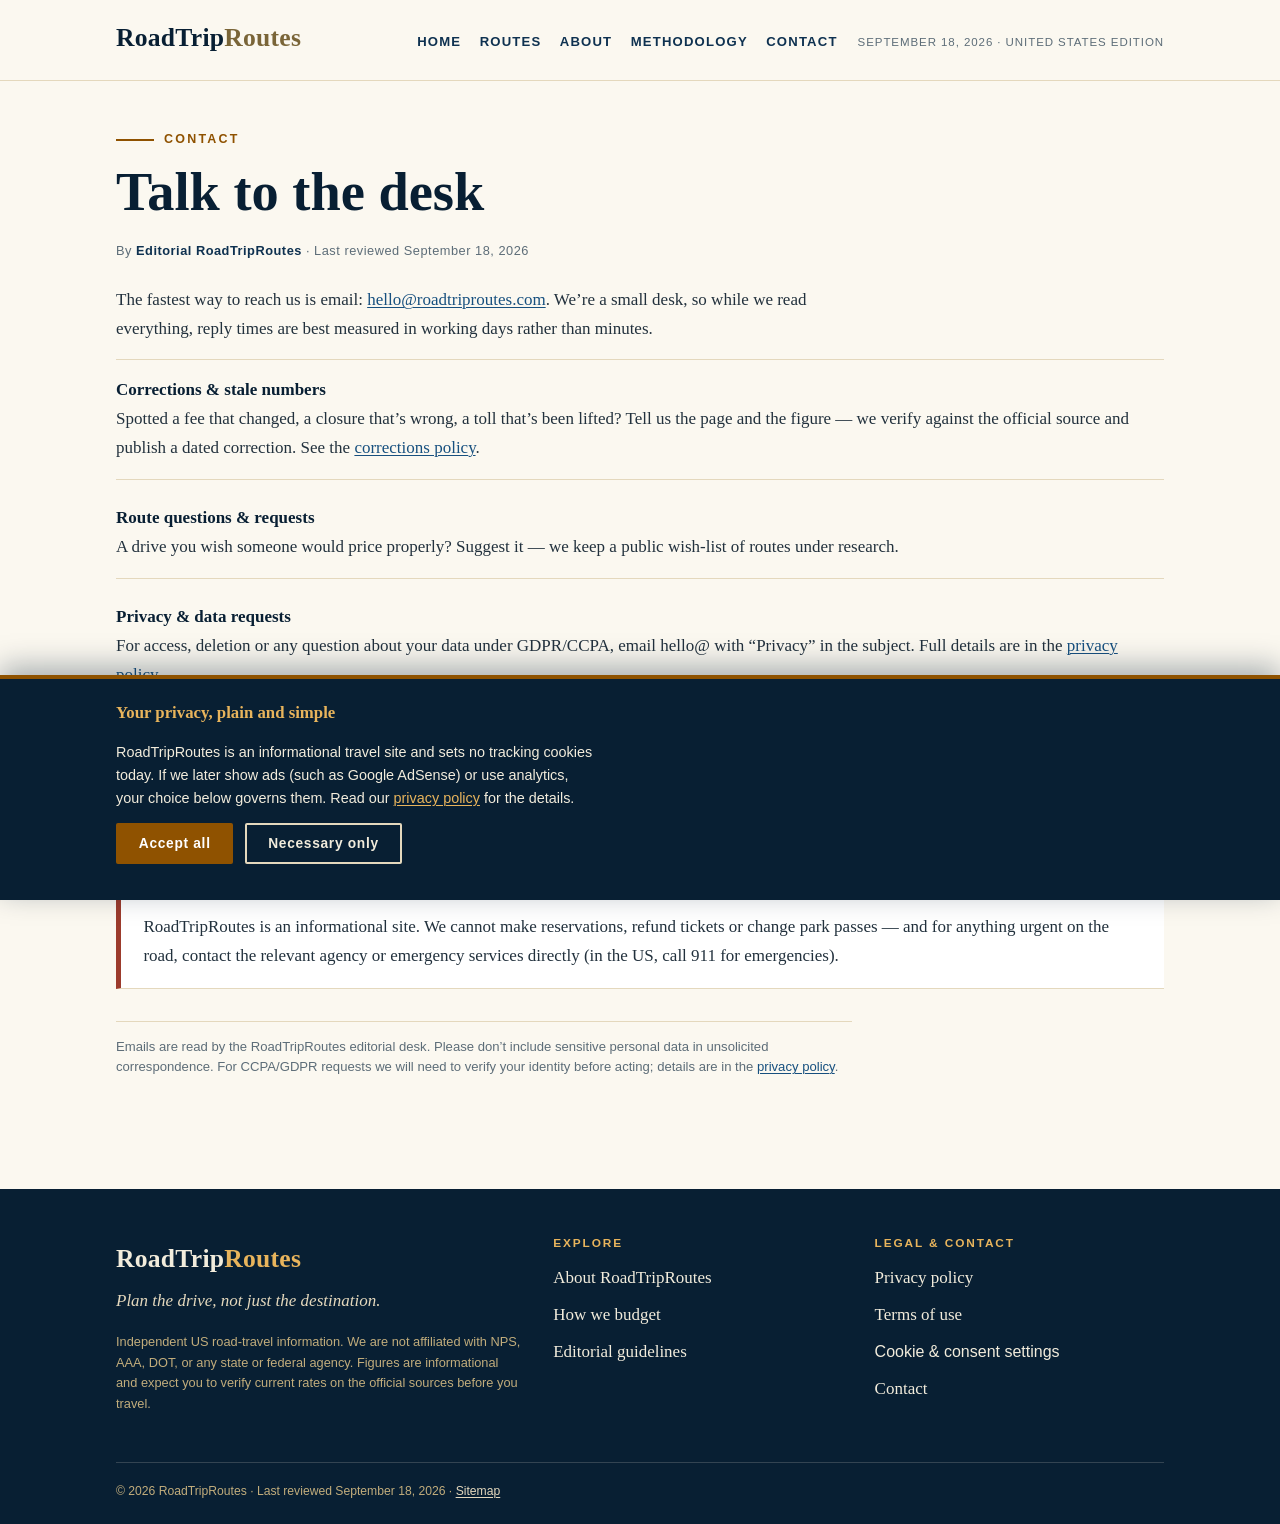
<file: contacto/index.html>
<!DOCTYPE html>
<html lang="en">
<head>
  <meta charset="UTF-8">
  <meta name="viewport" content="width=device-width, initial-scale=1">
  <title>Contact RoadTripRoutes</title>
  <meta name="description" content="Get in touch with the RoadTripRoutes editorial desk: corrections, route questions, media and privacy requests. hello@roadtriproutes.com.">
  <link rel="canonical" href="https://sergio17ss.github.io/roadtriproutes/contacto/">

  <meta property="og:type" content="website">
  <meta property="og:site_name" content="RoadTripRoutes">
  <meta property="og:title" content="Contact RoadTripRoutes">
  <meta property="og:description" content="Corrections, route questions, media and privacy requests — hello@roadtriproutes.com.">
  <meta property="og:url" content="https://sergio17ss.github.io/roadtriproutes/contacto/">
  <meta property="og:image" content="https://images.unsplash.com/photo-1488646953014-85cb44e25828?auto=format&fit=crop&w=1200&q=70">
  <meta property="og:image:alt" content="A straight desert highway under a wide open sky">

  <meta name="twitter:card" content="summary_large_image">
  <meta name="twitter:title" content="Contact RoadTripRoutes">
  <meta name="twitter:description" content="Corrections, route questions, media and privacy requests — hello@roadtriproutes.com.">
  <meta name="twitter:image" content="https://images.unsplash.com/photo-1488646953014-85cb44e25828?auto=format&fit=crop&w=1200&q=70">

  <meta name="theme-color" content="#0e3150">
  <link rel="stylesheet" href="../css/style.css">

  <script type="application/ld+json">
  {
    "@context": "https://schema.org",
    "@type": "BreadcrumbList",
    "itemListElement": [
      { "@type": "ListItem", "position": 1, "name": "RoadTripRoutes", "item": "https://sergio17ss.github.io/roadtriproutes/" },
      { "@type": "ListItem", "position": 2, "name": "Contact", "item": "https://sergio17ss.github.io/roadtriproutes/contacto/" }
    ]
  }
  </script>
</head>
<body>
  <a class="skip-link" href="#main">Skip to main content</a>

  <header class="masthead" id="top">
    <div class="masthead__inner wrap">
      <p class="sitebrand"><a href="/">RoadTrip<span>Routes</span></a></p>
      <nav class="nav" aria-label="Primary">
        <ul class="nav__list">
          <li><a href="/">Home</a></li>
          <li><a href="/#routes">Routes</a></li>
          <li><a href="/about/">About</a></li>
          <li><a href="/metodologia/">Methodology</a></li>
          <li><a href="/contacto/" aria-current="page">Contact</a></li>
        </ul>
      </nav>
      <p class="masthead__date">September 18, 2026 &middot; United States Edition</p>
    </div>
  </header>

  <main id="main">
    <article class="article">
      <div class="wrap article__body">
        <p class="kicker">Contact</p>
        <h1>Talk to the desk</h1>
        <p class="byline">By <strong>Editorial RoadTripRoutes</strong> &middot; Last reviewed September 18, 2026</p>

        <p>The fastest way to reach us is email: <a href="mailto:hello@roadtriproutes.com">hello@roadtriproutes.com</a>. We&#8217;re a small desk, so while we read everything, reply times are best measured in working days rather than minutes.</p>

        <ul class="contact-list">
          <li>
            <strong>Corrections &amp; stale numbers</strong>
            Spotted a fee that changed, a closure that&#8217;s wrong, a toll that&#8217;s been lifted? Tell us the page and the figure &mdash; we verify against the official source and publish a dated correction. See the <a href="/editorial-guidelines/">corrections policy</a>.
          </li>
          <li>
            <strong>Route questions &amp; requests</strong>
            A drive you wish someone would price properly? Suggest it &mdash; we keep a public wish-list of routes under research.
          </li>
          <li>
            <strong>Privacy &amp; data requests</strong>
            For access, deletion or any question about your data under GDPR/CCPA, email hello@ with &#8220;Privacy&#8221; in the subject. Full details are in the <a href="/privacidad/">privacy policy</a>.
          </li>
          <li>
            <strong>Media &amp; partnerships</strong>
            Interviews, republishing requests and advertising inquiries &mdash; the same address works. We keep advertising strictly separated from editorial; see <a href="/editorial-guidelines/">editorial guidelines</a>.
          </li>
        </ul>

        <aside class="notice notice--warn" aria-labelledby="noticeLabel">
          <p class="notice__label" id="noticeLabel">Not a booking or emergency service</p>
          <p>RoadTripRoutes is an informational site. We cannot make reservations, refund tickets or change park passes &mdash; and for anything urgent on the road, contact the relevant agency or emergency services directly (in the US, call 911 for emergencies).</p>
        </aside>

        <p class="disclaimer">Emails are read by the RoadTripRoutes editorial desk. Please don&#8217;t include sensitive personal data in unsolicited correspondence. For CCPA/GDPR requests we will need to verify your identity before acting; details are in the <a href="/privacidad/">privacy policy</a>.</p>
      </div>
    </article>
  </main>

  <footer class="sitefoot">
    <div class="wrap sitefoot__inner">
      <div class="sitefoot__col">
        <p class="sitebrand sitebrand--foot">RoadTrip<span>Routes</span></p>
        <p class="sitefoot__tag">Plan the drive, not just the destination.</p>
        <p class="sitefoot__fine">Independent US road-travel information. We are not affiliated with NPS, AAA, DOT, or any state or federal agency. Figures are informational and expect you to verify current rates on the official sources before you travel.</p>
      </div>
      <nav class="sitefoot__col" aria-label="Footer — Explore">
        <h2 class="sitefoot__h">Explore</h2>
        <ul>
          <li><a href="/about/">About RoadTripRoutes</a></li>
          <li><a href="/metodologia/">How we budget</a></li>
          <li><a href="/editorial-guidelines/">Editorial guidelines</a></li>
        </ul>
      </nav>
      <nav class="sitefoot__col" aria-label="Footer — Legal">
        <h2 class="sitefoot__h">Legal &amp; contact</h2>
        <ul>
          <li><a href="/privacidad/">Privacy policy</a></li>
          <li><a href="/terminos/">Terms of use</a></li>
          <li><button type="button" id="consent-settings" class="linklike">Cookie &amp; consent settings</button></li>
          <li><a href="/contacto/">Contact</a></li>
        </ul>
      </nav>
      <p class="sitefoot__bottom">&copy; 2026 RoadTripRoutes &middot; Last reviewed September 18, 2026 &middot; <a href="/sitemap.xml">Sitemap</a></p>
    </div>
  </footer>

  <script src="../js/main.js"></script>
</body>
</html>
</file>
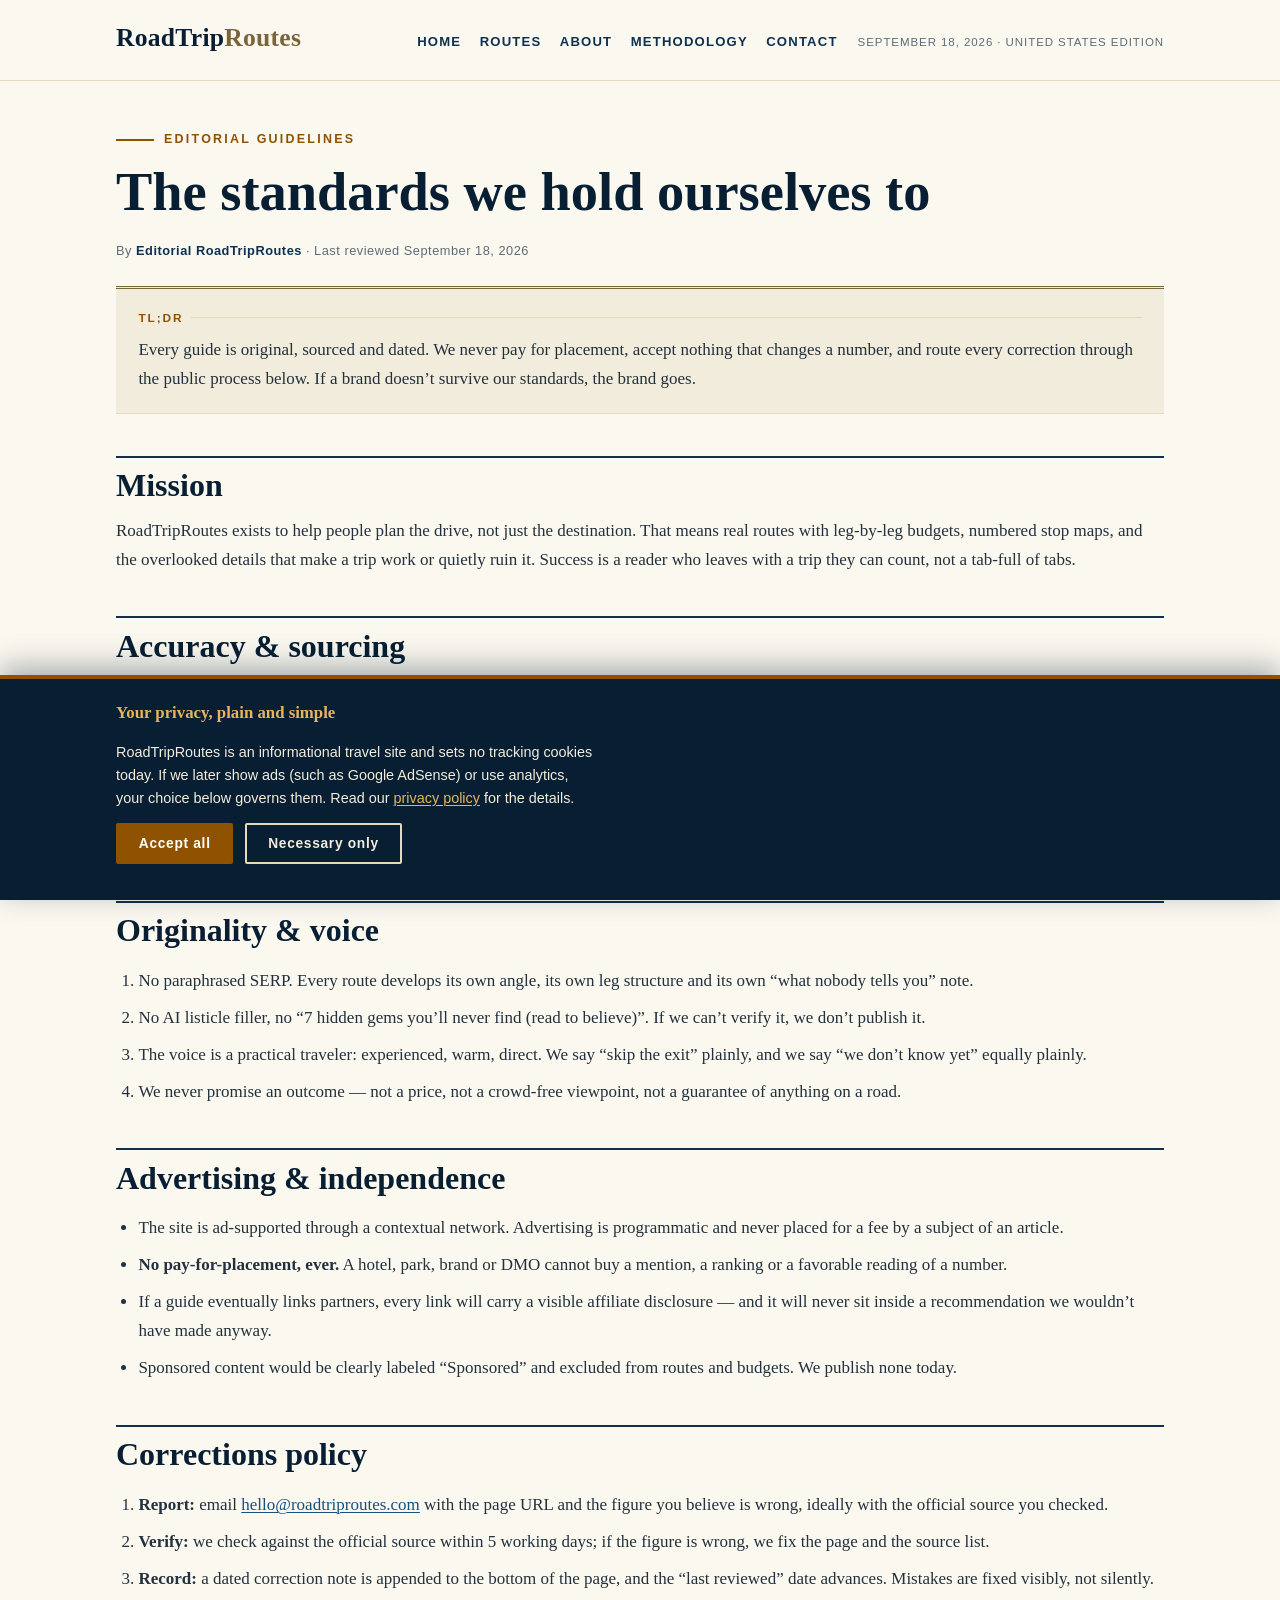
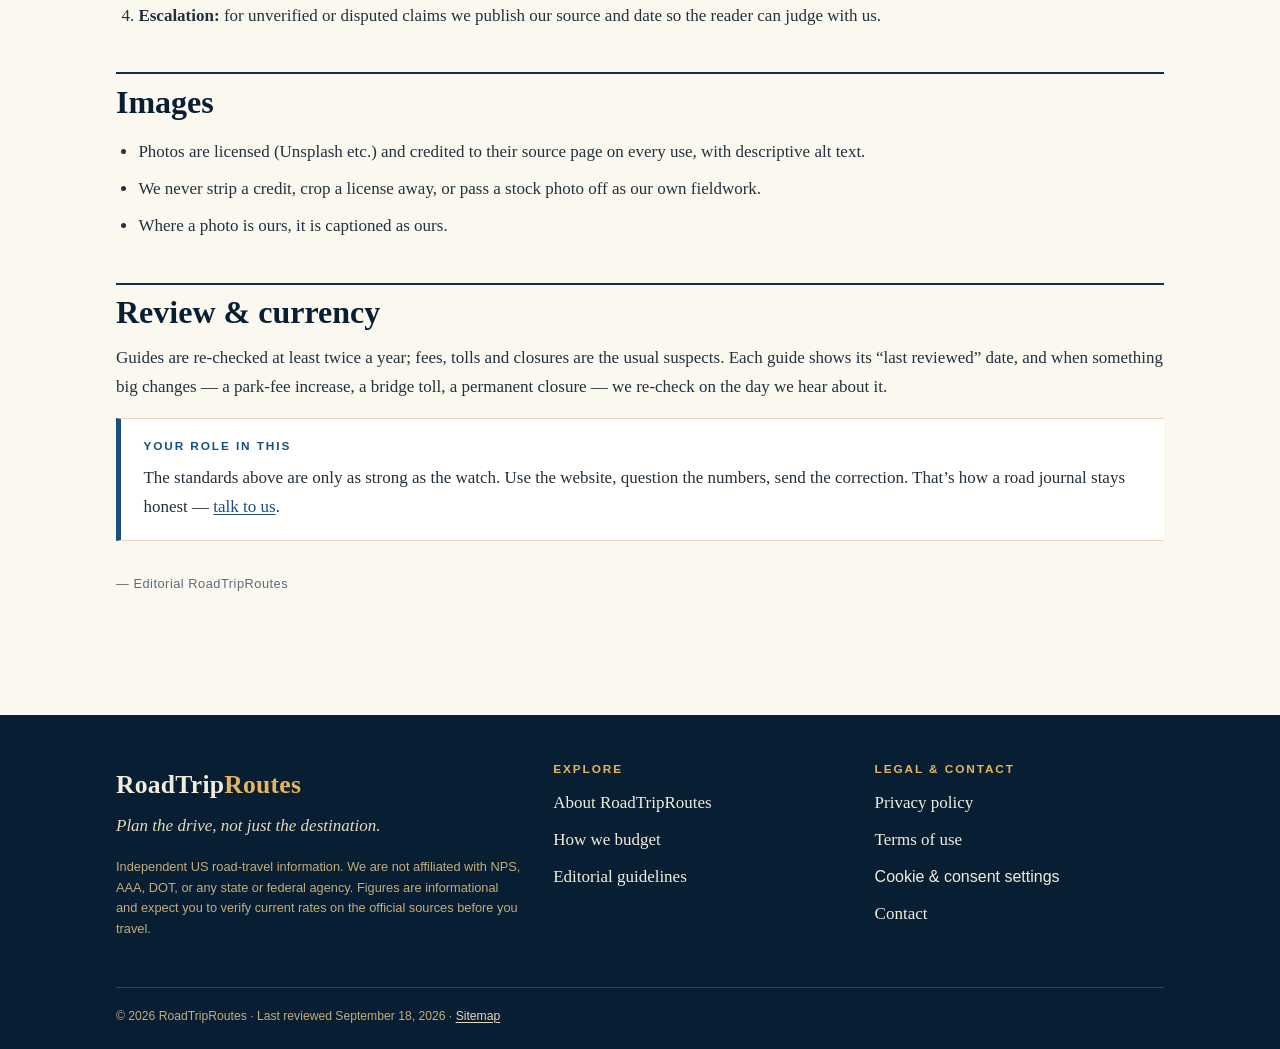
<file: editorial-guidelines/index.html>
<!DOCTYPE html>
<html lang="en">
<head>
  <meta charset="UTF-8">
  <meta name="viewport" content="width=device-width, initial-scale=1">
  <title>Editorial Guidelines &amp; Corrections — RoadTripRoutes</title>
  <meta name="description" content="The standards RoadTripRoutes holds itself to: sourced and dated figures, original angles on every route, a public corrections policy, and advertising kept strictly separate from editorial.">
  <link rel="canonical" href="https://sergio17ss.github.io/roadtriproutes/editorial-guidelines/">

  <meta property="og:type" content="website">
  <meta property="og:site_name" content="RoadTripRoutes">
  <meta property="og:title" content="Editorial Guidelines &amp; Corrections — RoadTripRoutes">
  <meta property="og:description" content="The standards we hold ourselves to: sourced figures, original angles, public corrections, and advertising kept separate from editorial.">
  <meta property="og:url" content="https://sergio17ss.github.io/roadtriproutes/editorial-guidelines/">

  <meta name="twitter:card" content="summary">
  <meta name="twitter:title" content="Editorial Guidelines &amp; Corrections — RoadTripRoutes">
  <meta name="twitter:description" content="The standards we hold ourselves to: sourced figures, original angles, public corrections, and advertising kept separate from editorial.">

  <meta name="theme-color" content="#0e3150">
  <link rel="stylesheet" href="../css/style.css">

  <script type="application/ld+json">
  {
    "@context": "https://schema.org",
    "@type": "BreadcrumbList",
    "itemListElement": [
      { "@type": "ListItem", "position": 1, "name": "RoadTripRoutes", "item": "https://sergio17ss.github.io/roadtriproutes/" },
      { "@type": "ListItem", "position": 2, "name": "Editorial guidelines", "item": "https://sergio17ss.github.io/roadtriproutes/editorial-guidelines/" }
    ]
  }
  </script>
</head>
<body>
  <a class="skip-link" href="#main">Skip to main content</a>

  <header class="masthead" id="top">
    <div class="masthead__inner wrap">
      <p class="sitebrand"><a href="/">RoadTrip<span>Routes</span></a></p>
      <nav class="nav" aria-label="Primary">
        <ul class="nav__list">
          <li><a href="/">Home</a></li>
          <li><a href="/#routes">Routes</a></li>
          <li><a href="/about/">About</a></li>
          <li><a href="/metodologia/">Methodology</a></li>
          <li><a href="/contacto/">Contact</a></li>
        </ul>
      </nav>
      <p class="masthead__date">September 18, 2026 &middot; United States Edition</p>
    </div>
  </header>

  <main id="main">
    <article class="article">
      <div class="wrap article__body">
        <p class="kicker">Editorial guidelines</p>
        <h1>The standards we hold ourselves to</h1>
        <p class="byline">By <strong>Editorial RoadTripRoutes</strong> &middot; Last reviewed September 18, 2026</p>

        <aside class="tl-dr" aria-label="TL;DR — editorial guidelines">
          <p class="tl-dr__label">TL;DR</p>
          <p>Every guide is original, sourced and dated. We never pay for placement, accept nothing that changes a number, and route every correction through the public process below. If a brand doesn&#8217;t survive our standards, the brand goes.</p>
        </aside>

        <div class="chapter">
          <h2>Mission</h2>
          <p>RoadTripRoutes exists to help people plan the drive, not just the destination. That means real routes with leg-by-leg budgets, numbered stop maps, and the overlooked details that make a trip work or quietly ruin it. Success is a reader who leaves with a trip they can count, not a tab-full of tabs.</p>
        </div>

        <div class="chapter">
          <h2>Accuracy &amp; sourcing</h2>
          <ol>
            <li>Official or primary sources first: <strong>AAA, NPS, state DOTs, toll authorities, USDOT/FHWA</strong>. If it&#8217;s a number, it gets a source and a date.</li>
            <li>Everything is dated. A figure without an &#8220;as of&#8221; date is an estimate and is labeled as one.</li>
            <li>Ranges, not false precision. We say $140&ndash;$240, not $197.33.</li>
            <li>When we disagree with an official figure, we say why &mdash; but we check the official figure first, always.</li>
            <li>The full math is public in the <a href="/metodologia/">methodology</a>.</li>
          </ol>
        </div>

        <div class="chapter">
          <h2>Originality &amp; voice</h2>
          <ol>
            <li>No paraphrased SERP. Every route develops its own angle, its own leg structure and its own &#8220;what nobody tells you&#8221; note.</li>
            <li>No AI listicle filler, no &#8220;7 hidden gems you&#8217;ll never find (read to believe)&#8221;. If we can&#8217;t verify it, we don&#8217;t publish it.</li>
            <li>The voice is a practical traveler: experienced, warm, direct. We say &#8220;skip the exit&#8221; plainly, and we say &#8220;we don&#8217;t know yet&#8221; equally plainly.</li>
            <li>We never promise an outcome &mdash; not a price, not a crowd-free viewpoint, not a guarantee of anything on a road.</li>
          </ol>
        </div>

        <div class="chapter">
          <h2>Advertising &amp; independence</h2>
          <ul>
            <li>The site is ad-supported through a contextual network. Advertising is programmatic and never placed for a fee by a subject of an article.</li>
            <li><strong>No pay-for-placement, ever.</strong> A hotel, park, brand or DMO cannot buy a mention, a ranking or a favorable reading of a number.</li>
            <li>If a guide eventually links partners, every link will carry a visible affiliate disclosure &mdash; and it will never sit inside a recommendation we wouldn&#8217;t have made anyway.</li>
            <li>Sponsored content would be clearly labeled &#8220;Sponsored&#8221; and excluded from routes and budgets. We publish none today.</li>
          </ul>
        </div>

        <div class="chapter">
          <h2>Corrections policy</h2>
          <ol>
            <li><strong>Report:</strong> email <a href="mailto:hello@roadtriproutes.com">hello@roadtriproutes.com</a> with the page URL and the figure you believe is wrong, ideally with the official source you checked.</li>
            <li><strong>Verify:</strong> we check against the official source within 5 working days; if the figure is wrong, we fix the page and the source list.</li>
            <li><strong>Record:</strong> a dated correction note is appended to the bottom of the page, and the &#8220;last reviewed&#8221; date advances. Mistakes are fixed visibly, not silently.</li>
            <li><strong>Escalation:</strong> for unverified or disputed claims we publish our source and date so the reader can judge with us.</li>
          </ol>
        </div>

        <div class="chapter">
          <h2>Images</h2>
          <ul>
            <li>Photos are licensed (Unsplash etc.) and credited to their source page on every use, with descriptive alt text.</li>
            <li>We never strip a credit, crop a license away, or pass a stock photo off as our own fieldwork.</li>
            <li>Where a photo is ours, it is captioned as ours.</li>
          </ul>
        </div>

        <div class="chapter">
          <h2>Review &amp; currency</h2>
          <p>Guides are re-checked at least twice a year; fees, tolls and closures are the usual suspects. Each guide shows its &#8220;last reviewed&#8221; date, and when something big changes &mdash; a park-fee increase, a bridge toll, a permanent closure &mdash; we re-check on the day we hear about it.</p>
        </div>

        <aside class="notice" aria-labelledby="noticeLabel">
          <p class="notice__label" id="noticeLabel">Your role in this</p>
          <p>The standards above are only as strong as the watch. Use the website, question the numbers, send the correction. That&#8217;s how a road journal stays honest &mdash; <a href="/contacto/">talk to us</a>.</p>
        </aside>

        <p class="byline">&mdash; Editorial RoadTripRoutes</p>
      </div>
    </article>
  </main>

  <footer class="sitefoot">
    <div class="wrap sitefoot__inner">
      <div class="sitefoot__col">
        <p class="sitebrand sitebrand--foot">RoadTrip<span>Routes</span></p>
        <p class="sitefoot__tag">Plan the drive, not just the destination.</p>
        <p class="sitefoot__fine">Independent US road-travel information. We are not affiliated with NPS, AAA, DOT, or any state or federal agency. Figures are informational and expect you to verify current rates on the official sources before you travel.</p>
      </div>
      <nav class="sitefoot__col" aria-label="Footer — Explore">
        <h2 class="sitefoot__h">Explore</h2>
        <ul>
          <li><a href="/about/">About RoadTripRoutes</a></li>
          <li><a href="/metodologia/">How we budget</a></li>
          <li><a href="/editorial-guidelines/">Editorial guidelines</a></li>
        </ul>
      </nav>
      <nav class="sitefoot__col" aria-label="Footer — Legal">
        <h2 class="sitefoot__h">Legal &amp; contact</h2>
        <ul>
          <li><a href="/privacidad/">Privacy policy</a></li>
          <li><a href="/terminos/">Terms of use</a></li>
          <li><button type="button" id="consent-settings" class="linklike">Cookie &amp; consent settings</button></li>
          <li><a href="/contacto/">Contact</a></li>
        </ul>
      </nav>
      <p class="sitefoot__bottom">&copy; 2026 RoadTripRoutes &middot; Last reviewed September 18, 2026 &middot; <a href="/sitemap.xml">Sitemap</a></p>
    </div>
  </footer>

  <script src="../js/main.js"></script>
</body>
</html>
</file>
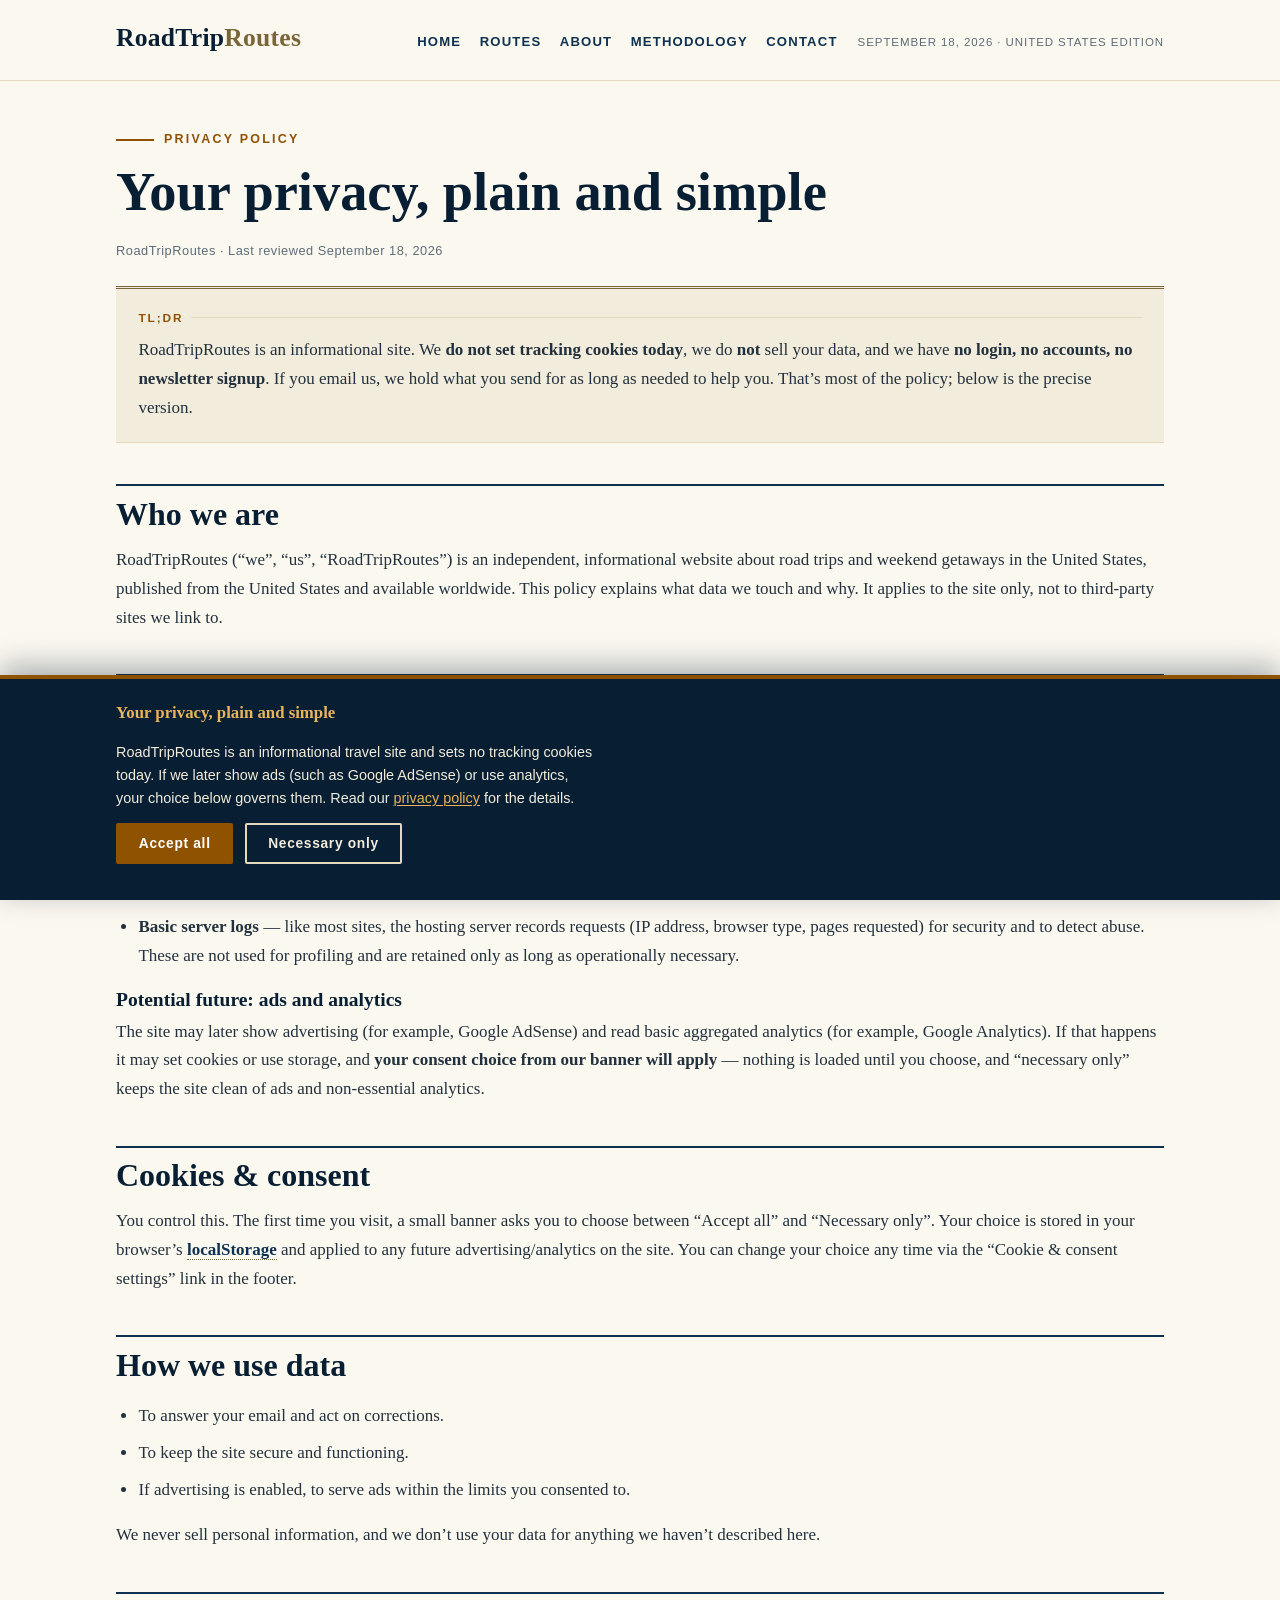
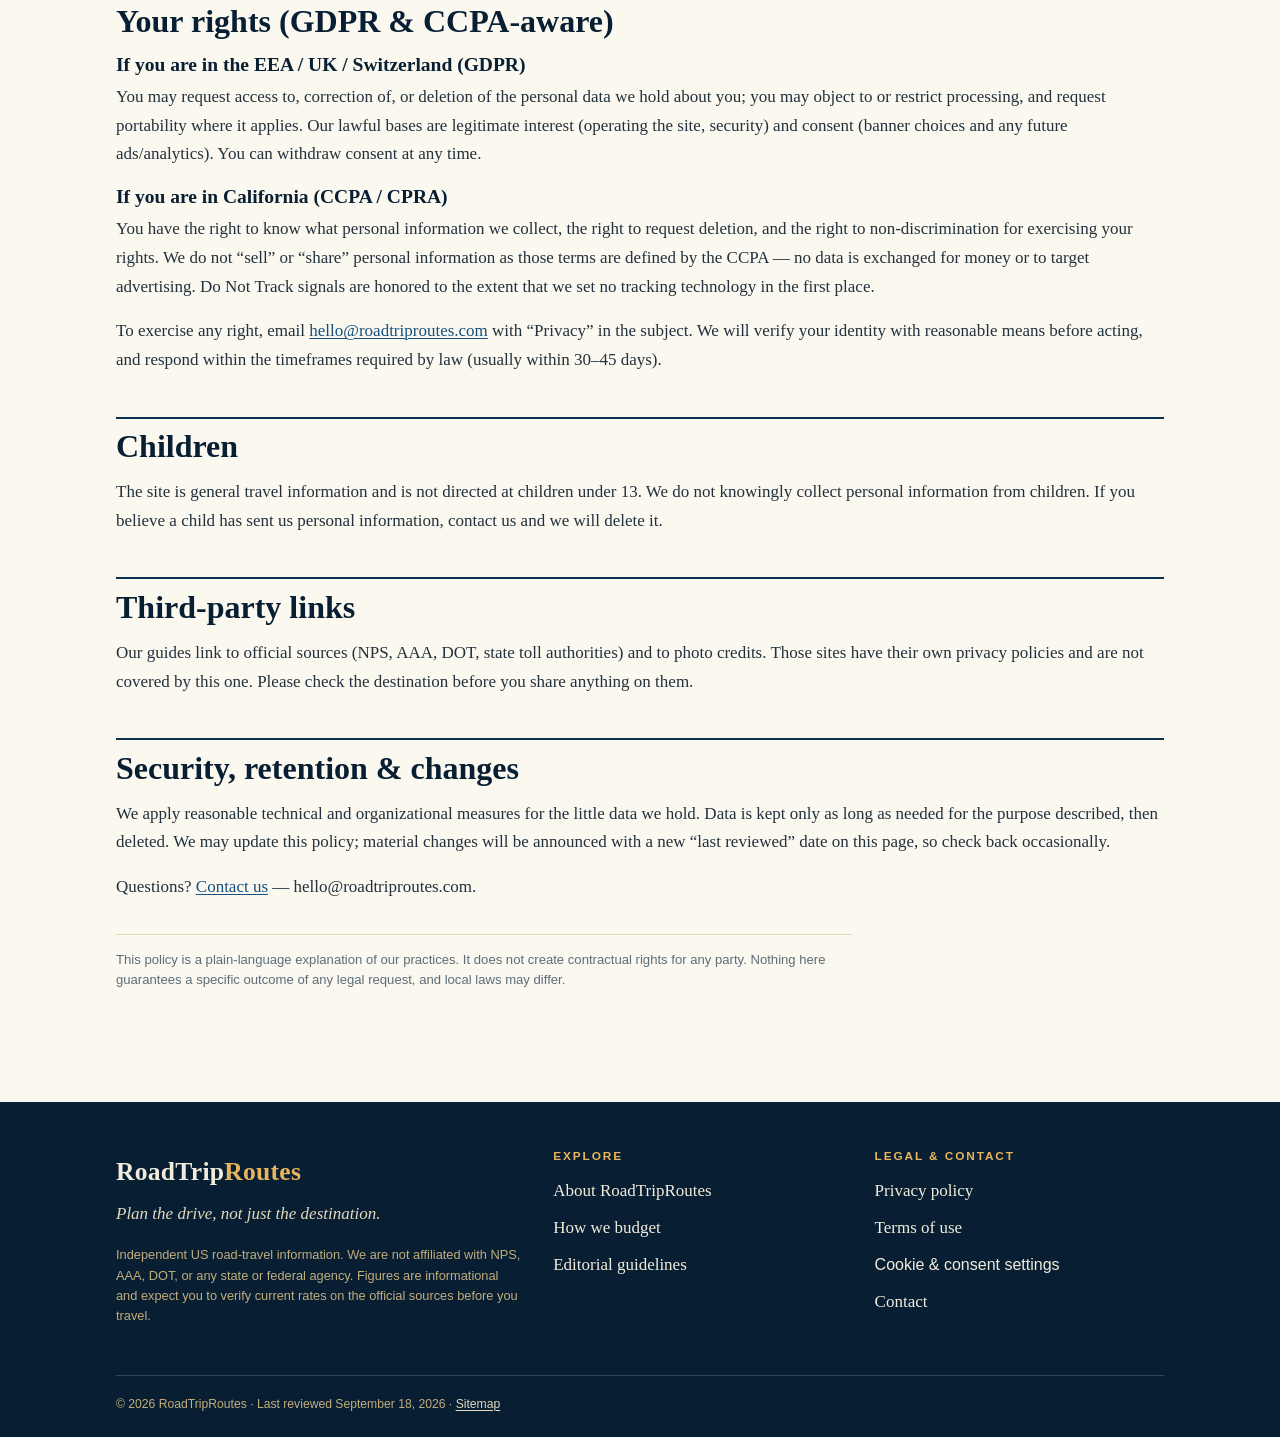
<file: privacidad/index.html>
<!DOCTYPE html>
<html lang="en">
<head>
  <meta charset="UTF-8">
  <meta name="viewport" content="width=device-width, initial-scale=1">
  <title>Privacy Policy — RoadTripRoutes</title>
  <meta name="description" content="RoadTripRoutes privacy policy: what we collect, what we don't, cookie consent, and your rights under GDPR and CCPA. We set no tracking cookies today.">
  <link rel="canonical" href="https://sergio17ss.github.io/roadtriproutes/privacidad/">

  <meta property="og:type" content="website">
  <meta property="og:site_name" content="RoadTripRoutes">
  <meta property="og:title" content="Privacy Policy — RoadTripRoutes">
  <meta property="og:description" content="What we collect, what we don't, cookie consent, and your rights under GDPR and CCPA.">
  <meta property="og:url" content="https://sergio17ss.github.io/roadtriproutes/privacidad/">

  <meta name="twitter:card" content="summary">
  <meta name="twitter:title" content="Privacy Policy — RoadTripRoutes">
  <meta name="twitter:description" content="What we collect, what we don't, cookie consent, and your rights under GDPR and CCPA.">

  <meta name="theme-color" content="#0e3150">
  <link rel="stylesheet" href="../css/style.css">

  <script type="application/ld+json">
  {
    "@context": "https://schema.org",
    "@type": "BreadcrumbList",
    "itemListElement": [
      { "@type": "ListItem", "position": 1, "name": "RoadTripRoutes", "item": "https://sergio17ss.github.io/roadtriproutes/" },
      { "@type": "ListItem", "position": 2, "name": "Privacy policy", "item": "https://sergio17ss.github.io/roadtriproutes/privacidad/" }
    ]
  }
  </script>
</head>
<body>
  <a class="skip-link" href="#main">Skip to main content</a>

  <header class="masthead" id="top">
    <div class="masthead__inner wrap">
      <p class="sitebrand"><a href="/">RoadTrip<span>Routes</span></a></p>
      <nav class="nav" aria-label="Primary">
        <ul class="nav__list">
          <li><a href="/">Home</a></li>
          <li><a href="/#routes">Routes</a></li>
          <li><a href="/about/">About</a></li>
          <li><a href="/metodologia/">Methodology</a></li>
          <li><a href="/contacto/">Contact</a></li>
        </ul>
      </nav>
      <p class="masthead__date">September 18, 2026 &middot; United States Edition</p>
    </div>
  </header>

  <main id="main">
    <article class="article">
      <div class="wrap article__body">
        <p class="kicker">Privacy policy</p>
        <h1>Your privacy, plain and simple</h1>
        <p class="byline">RoadTripRoutes &middot; Last reviewed September 18, 2026</p>

        <aside class="tl-dr" aria-label="TL;DR — privacy">
          <p class="tl-dr__label">TL;DR</p>
          <p>RoadTripRoutes is an informational site. We <strong>do not set tracking cookies today</strong>, we do <strong>not</strong> sell your data, and we have <strong>no login, no accounts, no newsletter signup</strong>. If you email us, we hold what you send for as long as needed to help you. That&#8217;s most of the policy; below is the precise version.</p>
        </aside>

        <div class="chapter">
          <h2>Who we are</h2>
          <p>RoadTripRoutes (&#8220;we&#8221;, &#8220;us&#8221;, &#8220;RoadTripRoutes&#8221;) is an independent, informational website about road trips and weekend getaways in the United States, published from the United States and available worldwide. This policy explains what data we touch and why. It applies to the site only, not to third-party sites we link to.</p>
        </div>

        <div class="chapter">
          <h2>What we collect</h2>
          <h3>Today: almost nothing</h3>
          <p>The site runs no accounts, no comment system, no newsletter and no contact forms that store submissions server-side. The data we touch is limited to:</p>
          <ul>
            <li><strong>Email correspondence</strong> &mdash; if you write to <a href="mailto:hello@roadtriproutes.com">hello@roadtriproutes.com</a>, we hold your message and address as long as needed to respond and to keep a reasonable record of a correction; typically up to two years.</li>
            <li><strong>Consent choice</strong> &mdash; your banner choice is saved in your own browser&rsquo;s localStorage (see &#8220;Cookies &amp; consent&#8221;). It never reaches our servers.</li>
            <li><strong>Basic server logs</strong> &mdash; like most sites, the hosting server records requests (IP address, browser type, pages requested) for security and to detect abuse. These are not used for profiling and are retained only as long as operationally necessary.</li>
          </ul>
          <h3>Potential future: ads and analytics</h3>
          <p>The site may later show advertising (for example, Google AdSense) and read basic aggregated analytics (for example, Google Analytics). If that happens it may set cookies or use storage, and <strong>your consent choice from our banner will apply</strong> &mdash; nothing is loaded until you choose, and &#8220;necessary only&#8221; keeps the site clean of ads and non-essential analytics.</p>
        </div>

        <div class="chapter">
          <h2>Cookies &amp; consent</h2>
          <p>You control this. The first time you visit, a small banner asks you to choose between &#8220;Accept all&#8221; and &#8220;Necessary only&#8221;. Your choice is stored in your browser&rsquo;s <dfn title="Browser storage that does not send data to servers, here used only to remember your banner choice.">localStorage</dfn> and applied to any future advertising/analytics on the site. You can change your choice any time via the &#8220;Cookie &amp; consent settings&#8221; link in the footer.</p>
        </div>

        <div class="chapter">
          <h2>How we use data</h2>
          <ul>
            <li>To answer your email and act on corrections.</li>
            <li>To keep the site secure and functioning.</li>
            <li>If advertising is enabled, to serve ads within the limits you consented to.</li>
          </ul>
          <p>We never sell personal information, and we don&#8217;t use your data for anything we haven&#8217;t described here.</p>
        </div>

        <div class="chapter">
          <h2>Your rights (GDPR &amp; CCPA-aware)</h2>
          <h3>If you are in the EEA / UK / Switzerland (GDPR)</h3>
          <p>You may request access to, correction of, or deletion of the personal data we hold about you; you may object to or restrict processing, and request portability where it applies. Our lawful bases are legitimate interest (operating the site, security) and consent (banner choices and any future ads/analytics). You can withdraw consent at any time.</p>
          <h3>If you are in California (CCPA / CPRA)</h3>
          <p>You have the right to know what personal information we collect, the right to request deletion, and the right to non-discrimination for exercising your rights. We do not &#8220;sell&#8221; or &#8220;share&#8221; personal information as those terms are defined by the CCPA &mdash; no data is exchanged for money or to target advertising. Do Not Track signals are honored to the extent that we set no tracking technology in the first place.</p>
          <p>To exercise any right, email <a href="mailto:hello@roadtriproutes.com">hello@roadtriproutes.com</a> with &#8220;Privacy&#8221; in the subject. We will verify your identity with reasonable means before acting, and respond within the timeframes required by law (usually within 30&ndash;45 days).</p>
        </div>

        <div class="chapter">
          <h2>Children</h2>
          <p>The site is general travel information and is not directed at children under 13. We do not knowingly collect personal information from children. If you believe a child has sent us personal information, contact us and we will delete it.</p>
        </div>

        <div class="chapter">
          <h2>Third-party links</h2>
          <p>Our guides link to official sources (NPS, AAA, DOT, state toll authorities) and to photo credits. Those sites have their own privacy policies and are not covered by this one. Please check the destination before you share anything on them.</p>
        </div>

        <div class="chapter">
          <h2>Security, retention &amp; changes</h2>
          <p>We apply reasonable technical and organizational measures for the little data we hold. Data is kept only as long as needed for the purpose described, then deleted. We may update this policy; material changes will be announced with a new &#8220;last reviewed&#8221; date on this page, so check back occasionally.</p>
          <p>Questions? <a href="/contacto/">Contact us</a> &mdash; hello@roadtriproutes.com.</p>
        </div>

        <p class="disclaimer">This policy is a plain-language explanation of our practices. It does not create contractual rights for any party. Nothing here guarantees a specific outcome of any legal request, and local laws may differ.</p>
      </div>
    </article>
  </main>

  <footer class="sitefoot">
    <div class="wrap sitefoot__inner">
      <div class="sitefoot__col">
        <p class="sitebrand sitebrand--foot">RoadTrip<span>Routes</span></p>
        <p class="sitefoot__tag">Plan the drive, not just the destination.</p>
        <p class="sitefoot__fine">Independent US road-travel information. We are not affiliated with NPS, AAA, DOT, or any state or federal agency. Figures are informational and expect you to verify current rates on the official sources before you travel.</p>
      </div>
      <nav class="sitefoot__col" aria-label="Footer — Explore">
        <h2 class="sitefoot__h">Explore</h2>
        <ul>
          <li><a href="/about/">About RoadTripRoutes</a></li>
          <li><a href="/metodologia/">How we budget</a></li>
          <li><a href="/editorial-guidelines/">Editorial guidelines</a></li>
        </ul>
      </nav>
      <nav class="sitefoot__col" aria-label="Footer — Legal">
        <h2 class="sitefoot__h">Legal &amp; contact</h2>
        <ul>
          <li><a href="/privacidad/">Privacy policy</a></li>
          <li><a href="/terminos/">Terms of use</a></li>
          <li><button type="button" id="consent-settings" class="linklike">Cookie &amp; consent settings</button></li>
          <li><a href="/contacto/">Contact</a></li>
        </ul>
      </nav>
      <p class="sitefoot__bottom">&copy; 2026 RoadTripRoutes &middot; Last reviewed September 18, 2026 &middot; <a href="/sitemap.xml">Sitemap</a></p>
    </div>
  </footer>

  <script src="../js/main.js"></script>
</body>
</html>
</file>
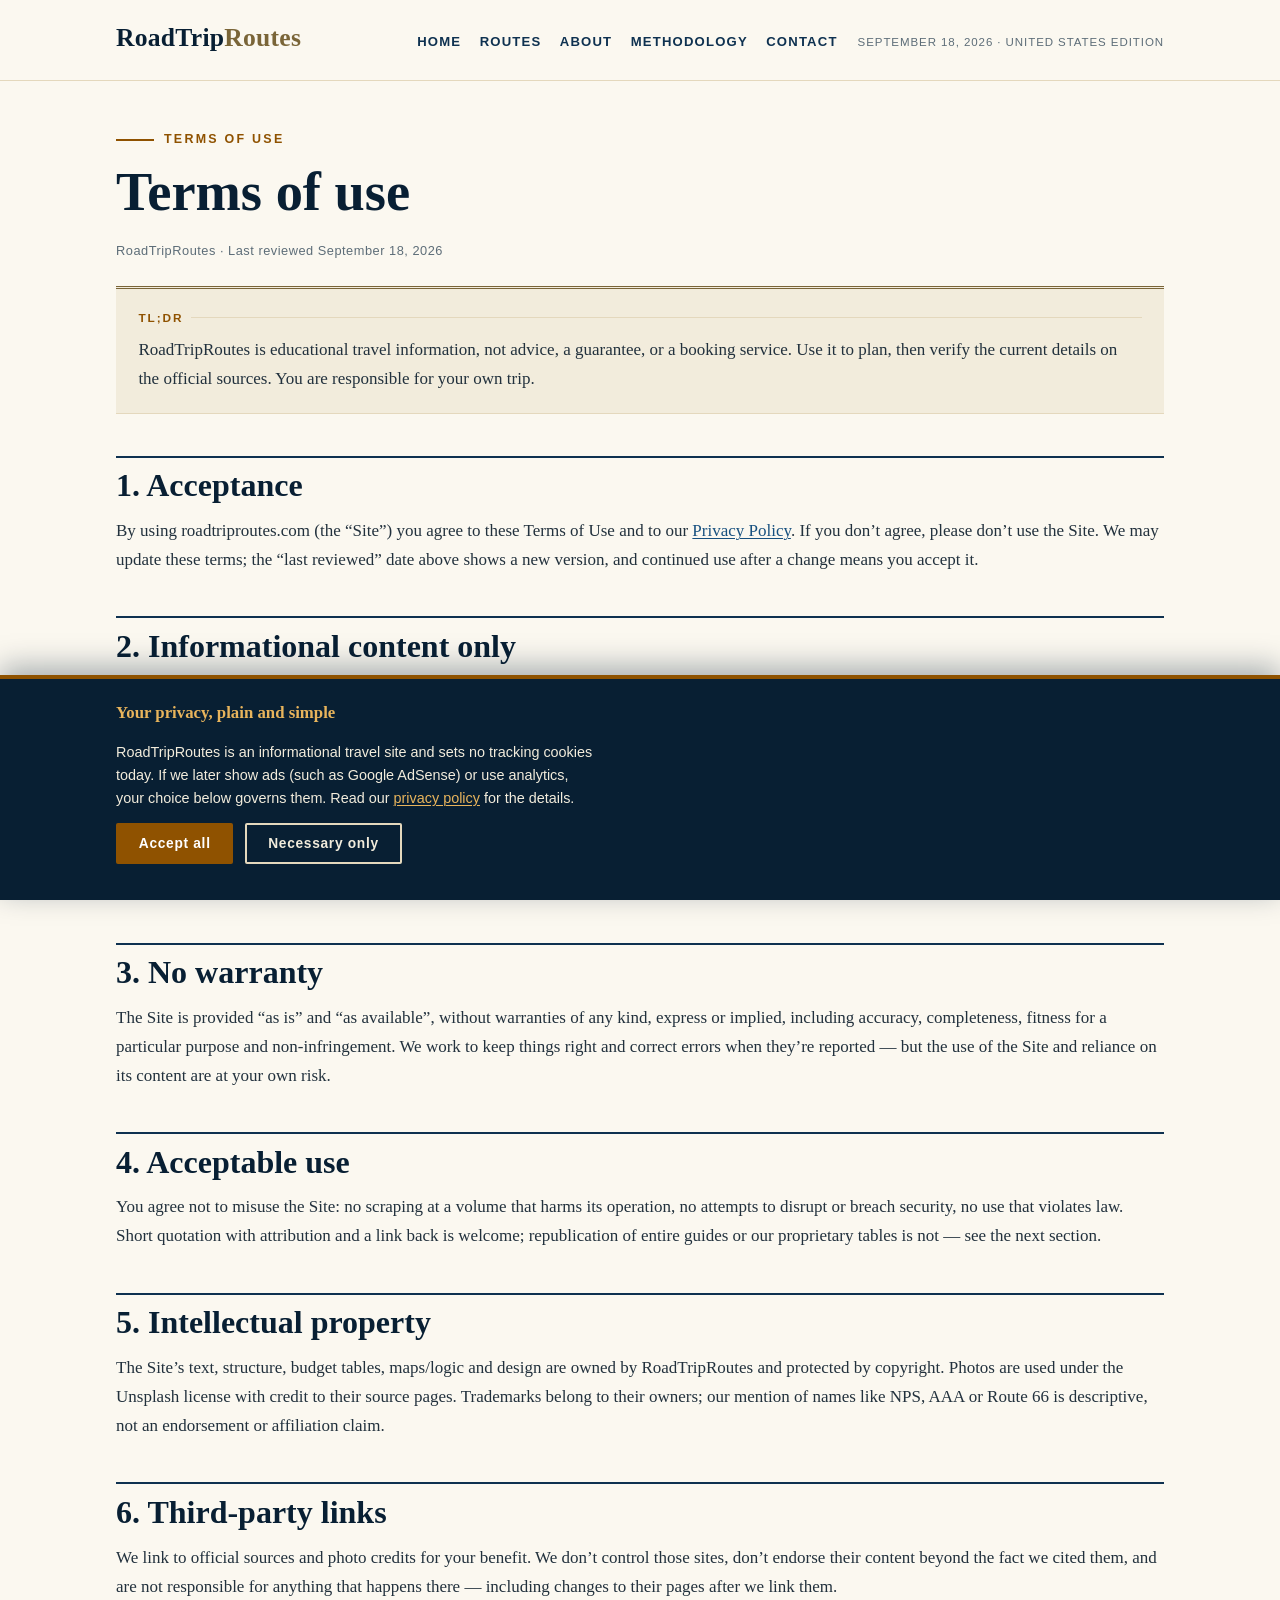
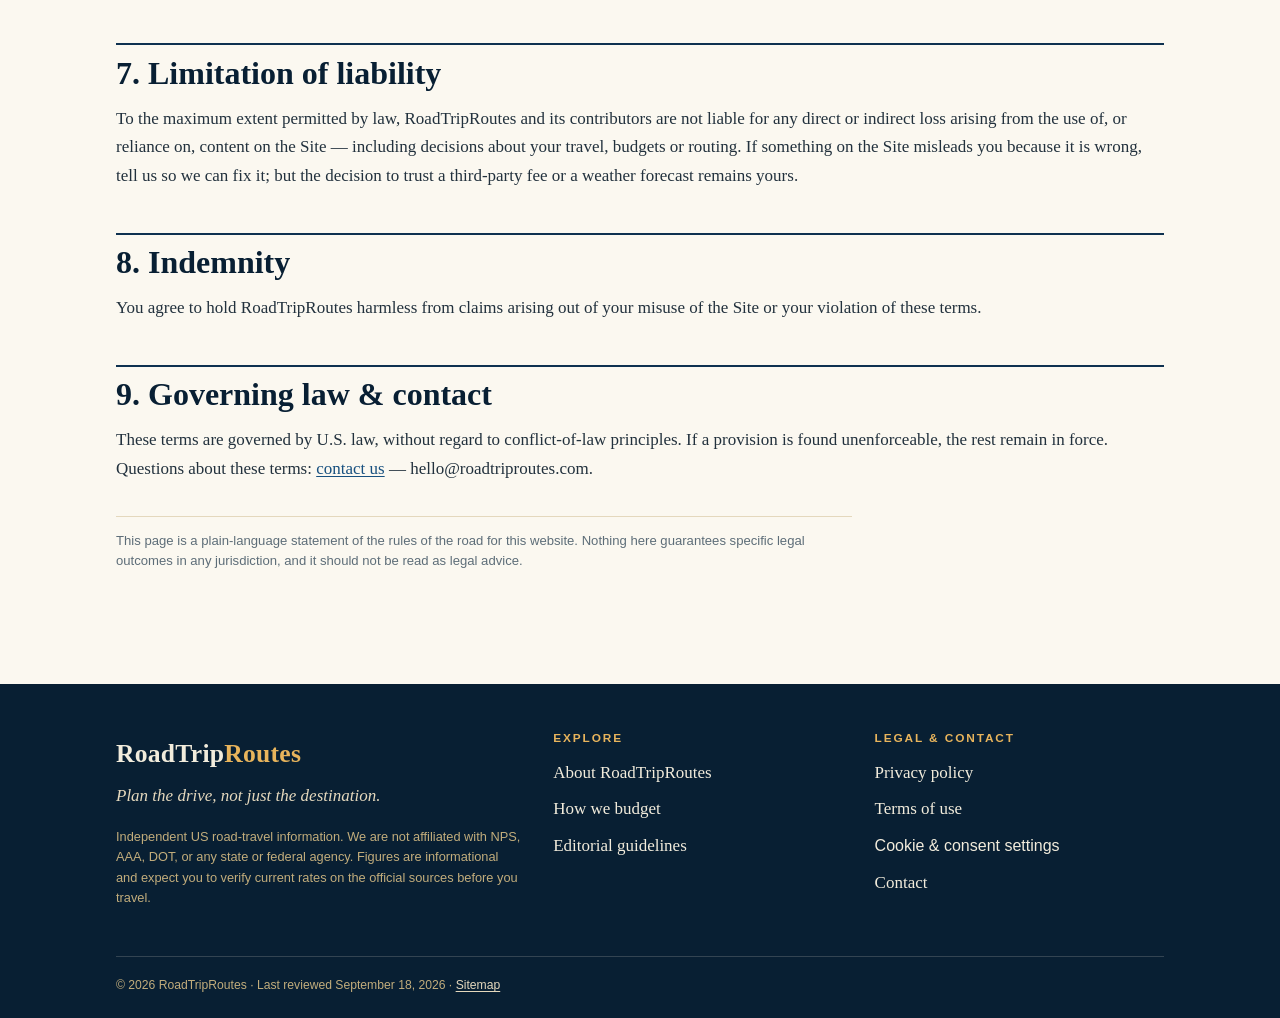
<file: terminos/index.html>
<!DOCTYPE html>
<html lang="en">
<head>
  <meta charset="UTF-8">
  <meta name="viewport" content="width=device-width, initial-scale=1">
  <title>Terms of Use — RoadTripRoutes</title>
  <meta name="description" content="Terms of use for RoadTripRoutes: informational content, no guarantee of accuracy, your responsibilities, and our liability limits.">
  <link rel="canonical" href="https://roadtriproutes.com/terminos/">

  <meta property="og:type" content="website">
  <meta property="og:site_name" content="RoadTripRoutes">
  <meta property="og:title" content="Terms of Use — RoadTripRoutes">
  <meta property="og:description" content="Informational content, no guarantee of accuracy, your responsibilities, and our liability limits.">
  <meta property="og:url" content="https://roadtriproutes.com/terminos/">

  <meta name="twitter:card" content="summary">
  <meta name="twitter:title" content="Terms of Use — RoadTripRoutes">
  <meta name="twitter:description" content="Informational content, no guarantee of accuracy, your responsibilities, and our liability limits.">

  <meta name="theme-color" content="#0e3150">
  <link rel="stylesheet" href="../css/style.css">

  <script type="application/ld+json">
  {
    "@context": "https://schema.org",
    "@type": "BreadcrumbList",
    "itemListElement": [
      { "@type": "ListItem", "position": 1, "name": "RoadTripRoutes", "item": "https://roadtriproutes.com/" },
      { "@type": "ListItem", "position": 2, "name": "Terms of use", "item": "https://roadtriproutes.com/terminos/" }
    ]
  }
  </script>
</head>
<body>
  <a class="skip-link" href="#main">Skip to main content</a>

  <header class="masthead" id="top">
    <div class="masthead__inner wrap">
      <p class="sitebrand"><a href="/">RoadTrip<span>Routes</span></a></p>
      <nav class="nav" aria-label="Primary">
        <ul class="nav__list">
          <li><a href="/">Home</a></li>
          <li><a href="/#routes">Routes</a></li>
          <li><a href="/about/">About</a></li>
          <li><a href="/metodologia/">Methodology</a></li>
          <li><a href="/contacto/">Contact</a></li>
        </ul>
      </nav>
      <p class="masthead__date">September 18, 2026 &middot; United States Edition</p>
    </div>
  </header>

  <main id="main">
    <article class="article">
      <div class="wrap article__body">
        <p class="kicker">Terms of use</p>
        <h1>Terms of use</h1>
        <p class="byline">RoadTripRoutes &middot; Last reviewed September 18, 2026</p>

        <aside class="tl-dr" aria-label="TL;DR — terms">
          <p class="tl-dr__label">TL;DR</p>
          <p>RoadTripRoutes is educational travel information, not advice, a guarantee, or a booking service. Use it to plan, then verify the current details on the official sources. You are responsible for your own trip.</p>
        </aside>

        <div class="chapter">
          <h2>1. Acceptance</h2>
          <p>By using roadtriproutes.com (the &#8220;Site&#8221;) you agree to these Terms of Use and to our <a href="/privacidad/">Privacy Policy</a>. If you don&#8217;t agree, please don&#8217;t use the Site. We may update these terms; the &#8220;last reviewed&#8221; date above shows a new version, and continued use after a change means you accept it.</p>
        </div>

        <div class="chapter">
          <h2>2. Informational content only</h2>
          <p>The Site provides general information about road trips, weekend getaways and travel budgets in the United States. It is <strong>not</strong>:</p>
          <ul>
            <li>official guidance from any agency (NPS, USDOT, AAA, or any state body) &mdash; we are not affiliated with any of them;</li>
            <li>a booking, reservation, ticketing or concierge service;</li>
            <li>legal, financial, medical or safety advice.</li>
          </ul>
          <p>Travel details change &mdash; fees, hours, road conditions, closures and weather. <strong>We give no guarantee that any figure is current at the moment you read it.</strong> Always verify the information that matters to your trip with the official source before you travel.</p>
        </div>

        <div class="chapter">
          <h2>3. No warranty</h2>
          <p>The Site is provided &#8220;as is&#8221; and &#8220;as available&#8221;, without warranties of any kind, express or implied, including accuracy, completeness, fitness for a particular purpose and non-infringement. We work to keep things right and correct errors when they&#8217;re reported &mdash; but the use of the Site and reliance on its content are at your own risk.</p>
        </div>

        <div class="chapter">
          <h2>4. Acceptable use</h2>
          <p>You agree not to misuse the Site: no scraping at a volume that harms its operation, no attempts to disrupt or breach security, no use that violates law. Short quotation with attribution and a link back is welcome; republication of entire guides or our proprietary tables is not &mdash; see the next section.</p>
        </div>

        <div class="chapter">
          <h2>5. Intellectual property</h2>
          <p>The Site&rsquo;s text, structure, budget tables, maps/logic and design are owned by RoadTripRoutes and protected by copyright. Photos are used under the Unsplash license with credit to their source pages. Trademarks belong to their owners; our mention of names like NPS, AAA or Route 66 is descriptive, not an endorsement or affiliation claim.</p>
        </div>

        <div class="chapter">
          <h2>6. Third-party links</h2>
          <p>We link to official sources and photo credits for your benefit. We don&#8217;t control those sites, don&#8217;t endorse their content beyond the fact we cited them, and are not responsible for anything that happens there &mdash; including changes to their pages after we link them.</p>
        </div>

        <div class="chapter">
          <h2>7. Limitation of liability</h2>
          <p>To the maximum extent permitted by law, RoadTripRoutes and its contributors are not liable for any direct or indirect loss arising from the use of, or reliance on, content on the Site &mdash; including decisions about your travel, budgets or routing. If something on the Site misleads you because it is wrong, tell us so we can fix it; but the decision to trust a third-party fee or a weather forecast remains yours.</p>
        </div>

        <div class="chapter">
          <h2>8. Indemnity</h2>
          <p>You agree to hold RoadTripRoutes harmless from claims arising out of your misuse of the Site or your violation of these terms.</p>
        </div>

        <div class="chapter">
          <h2>9. Governing law &amp; contact</h2>
          <p>These terms are governed by U.S. law, without regard to conflict-of-law principles. If a provision is found unenforceable, the rest remain in force. Questions about these terms: <a href="/contacto/">contact us</a> &mdash; hello@roadtriproutes.com.</p>
        </div>

        <p class="disclaimer">This page is a plain-language statement of the rules of the road for this website. Nothing here guarantees specific legal outcomes in any jurisdiction, and it should not be read as legal advice.</p>
      </div>
    </article>
  </main>

  <footer class="sitefoot">
    <div class="wrap sitefoot__inner">
      <div class="sitefoot__col">
        <p class="sitebrand sitebrand--foot">RoadTrip<span>Routes</span></p>
        <p class="sitefoot__tag">Plan the drive, not just the destination.</p>
        <p class="sitefoot__fine">Independent US road-travel information. We are not affiliated with NPS, AAA, DOT, or any state or federal agency. Figures are informational and expect you to verify current rates on the official sources before you travel.</p>
      </div>
      <nav class="sitefoot__col" aria-label="Footer — Explore">
        <h2 class="sitefoot__h">Explore</h2>
        <ul>
          <li><a href="/about/">About RoadTripRoutes</a></li>
          <li><a href="/metodologia/">How we budget</a></li>
          <li><a href="/editorial-guidelines/">Editorial guidelines</a></li>
        </ul>
      </nav>
      <nav class="sitefoot__col" aria-label="Footer — Legal">
        <h2 class="sitefoot__h">Legal &amp; contact</h2>
        <ul>
          <li><a href="/privacidad/">Privacy policy</a></li>
          <li><a href="/terminos/">Terms of use</a></li>
          <li><button type="button" id="consent-settings" class="linklike">Cookie &amp; consent settings</button></li>
          <li><a href="/contacto/">Contact</a></li>
        </ul>
      </nav>
      <p class="sitefoot__bottom">&copy; 2026 RoadTripRoutes &middot; Last reviewed September 18, 2026 &middot; <a href="/sitemap.xml">Sitemap</a></p>
    </div>
  </footer>

  <script src="../js/main.js"></script>
</body>
</html>
</file>
<file: css/style.css>
/* ==========================================================================
   RoadTripRoutes — editorial stylesheet
   US road trips & weekend getaways · www.roadtriproutes.com
   Identity: a road journal. Deep asphalt blue, desert sand, amber warnings.
   Serif explains; sans navigates and counts.
   ========================================================================== */

/* --------------------------------------------------------------------------
   1. Design tokens
   -------------------------------------------------------------------------- */
:root {
  /* Road palette */
  --blue-ink:     #081f33;   /* dark asphalt, deepest text */
  --blue-deep:    #0e3150;   /* primary brand blue */
  --blue-mid:     #17507f;   /* links, accents */
  --blue-lt:      #e8eff6;   /* pale blue wash */
  --sand-paper:   #fbf8f0;   /* page background — warm paper */
  --sand-1:       #f2ecdc;   /* raised boxes */
  --sand-2:       #e4d8bd;   /* hairlines, borders */
  --desert:       #7a6538;   /* sandy bronze for text on light paper (WCAG AA) */
  --desert-soft:  #c2ad7c;   /* lighter desert: decorative + text on dark blue */
  --amber:        #8f5200;   /* burnt amber for labels & actions (WCAG AA) */
  --amber-soft:   #fbf1df;   /* plan-ahead fill */
  --amber-line:   #e8b45c;
  --ink:          #22313d;   /* body text */
  --muted:        #5d6d78;   /* secondary text */
  --warn:         #9c3b2c;   /* hard warnings */

  /* Type */
  --serif: Georgia, "Source Serif 4", "Times New Roman", serif;
  --sans: -apple-system, BlinkMacSystemFont, "Segoe UI", Roboto,
          "Helvetica Neue", Arial, sans-serif;

  /* Rhythm */
  --measure: 68rem;          /* max readable column */
  --measure-narrow: 46rem;
  --space: 1.5rem;

  --focus-ring: 3px solid var(--amber);
}

/* --------------------------------------------------------------------------
   2. Reset & base
   -------------------------------------------------------------------------- */
*, *::before, *::after { box-sizing: border-box; }

html { scroll-behavior: smooth; }

body {
  margin: 0;
  font-family: var(--serif);
  font-size: 1.0625rem;
  line-height: 1.7;
  color: var(--ink);
  background: var(--sand-paper);
  -webkit-font-smoothing: antialiased;
  text-rendering: optimizeLegibility;
}

img { max-width: 100%; height: auto; display: block; }

a { color: var(--blue-mid); text-decoration-thickness: 1px; text-underline-offset: 2px; }
a:hover { color: var(--blue-ink); }

h1, h2, h3, h4 {
  font-family: var(--serif);
  color: var(--blue-ink);
  line-height: 1.18;
  text-wrap: balance;
}

h1 { font-size: clamp(2rem, 5vw, 3.4rem); margin: 0 0 1rem; }
h2 { font-size: clamp(1.45rem, 3.2vw, 2rem); margin: 0 0 .75rem; }
h3 { font-size: 1.22rem; margin: 0 0 .4rem; }
h4 { font-size: 1.05rem; margin: 0 0 .4rem; }

p { margin: 0 0 1rem; }

ul, ol { padding-left: 1.4rem; }
li { margin-bottom: .5rem; }

.wrap { max-width: var(--measure); margin-inline: auto; padding-inline: 1.25rem; }
.wrap--narrow { max-width: var(--measure-narrow); }

/* Skip link for keyboard users */
.skip-link {
  position: absolute; left: -9999px; top: 0;
  background: var(--amber); color: #fff;
  padding: .6rem 1rem; z-index: 200; font-family: var(--sans);
}
.skip-link:focus { left: 0; position: fixed; }

:focus-visible { outline: var(--focus-ring); outline-offset: 2px; }

::selection { background: var(--amber-line); color: var(--blue-ink); }

/* Tabular numbers for money, miles, speed */
.tabular { font-family: var(--sans); font-variant-numeric: tabular-nums; }

/* --------------------------------------------------------------------------
   3. Masthead — the road journal's nameplate
   -------------------------------------------------------------------------- */
.masthead {
  border-bottom: 1px solid var(--sand-2);
  background: var(--sand-paper);
}
.masthead__inner {
  display: flex; flex-wrap: wrap; align-items: baseline; gap: .5rem 1.25rem;
  padding-block: 1rem;
}
.sitebrand {
  font-family: var(--serif);
  font-size: 1.6rem; font-weight: 700; letter-spacing: .01em;
  margin: 0;
}
.sitebrand a { color: var(--blue-ink); text-decoration: none; }
.sitebrand a:hover { color: var(--blue-mid); }
.sitebrand span { color: var(--desert); }

.nav { margin-inline-start: auto; }
.nav__list {
  list-style: none; display: flex; flex-wrap: wrap; gap: .5rem 1.15rem;
  margin: 0; padding: 0;
}
.nav__list a {
  font-family: var(--sans); font-size: .82rem; font-weight: 600;
  letter-spacing: .09em; text-transform: uppercase;
  text-decoration: none; color: var(--blue-deep);
  padding-block: .25rem;
  border-bottom: 2px solid transparent;
}
.nav__list a:hover { border-bottom-color: var(--amber); color: var(--blue-ink); }

.masthead__date {
  font-family: var(--sans); font-size: .72rem; letter-spacing: .08em;
  text-transform: uppercase; color: var(--muted); margin: 0;
}
@media (max-width: 720px) { .masthead__date { width: 100%; } }

/* --------------------------------------------------------------------------
   4. Hero — a full-bleed photograph and one strong idea
   -------------------------------------------------------------------------- */
.hero { position: relative; overflow: hidden; }
.hero__media { margin: 0; position: relative; }
.hero__media::after {
  content: ""; position: absolute; inset: 0;
  background: linear-gradient(180deg,
    rgba(8,31,51,0.10) 0%,
    rgba(8,31,51,0.35) 55%,
    rgba(8,31,51,0.88) 100%);
}
.hero__media img { width: 100%; height: clamp(24rem, 62vh, 42rem); object-fit: cover; }
.hero__credit {
  position: absolute; right: .75rem; bottom: .5rem; z-index: 2;
  font-family: var(--sans); font-size: .68rem; color: rgba(255,255,255,.85);
  margin: 0;
}
.hero__credit a { color: rgba(255,255,255,.85); }
.hero__copy {
  position: absolute; inset: auto 0 0 0; z-index: 1;
  padding-bottom: clamp(2rem, 6vw, 4rem);
}
.hero__copy h1 { color: #fff; max-width: 22ch; margin-bottom: 1rem; }
.hero__lede { color: #fff; max-width: 52ch; font-size: 1.15rem; margin-bottom: 1.4rem; }
.hero__lede strong { color: var(--amber-line); font-weight: 700; }
.hero--short .hero__media img { height: clamp(18rem, 40vh, 26rem); }
.hero--short .hero__copy h1 { font-size: clamp(1.7rem, 4vw, 2.6rem); }

.kicker {
  font-family: var(--sans); font-size: .78rem; font-weight: 700;
  letter-spacing: .18em; text-transform: uppercase;
  color: var(--amber); margin: 0 0 .6rem;
  display: flex; align-items: center; gap: .6rem;
}
.kicker::before { content: ""; display: inline-block; width: 2.4rem; height: 2px; background: var(--amber); }
.hero__copy .kicker { color: var(--amber-line); }

/* --------------------------------------------------------------------------
   5. Buttons & status
   -------------------------------------------------------------------------- */
.btn {
  display: inline-block; font-family: var(--sans); font-size: .86rem;
  font-weight: 700; letter-spacing: .05em; text-decoration: none;
  padding: .7rem 1.3rem; border: 2px solid transparent; border-radius: 2px;
  cursor: pointer;
}
.btn--amber { background: var(--amber); color: #fff; }
.btn--amber:hover { background: var(--blue-ink); color: #fff; }
.btn--ghost {
  border-color: rgba(255,255,255,.85); color: #fff; background: transparent;
}
.btn--ghost:hover { background: rgba(255,255,255,.14); color: #fff; }
.btn--outline { border-color: var(--blue-deep); color: var(--blue-deep); background: transparent; }
.btn--outline:hover { background: var(--blue-deep); color: #fff; }

.tag {
  font-family: var(--sans); font-size: .7rem; font-weight: 700;
  letter-spacing: .12em; text-transform: uppercase;
  color: var(--amber); border: 1px solid var(--amber-line);
  padding: .18rem .55rem; border-radius: 999px; white-space: nowrap;
}
.tag--live { color: var(--blue-mid); border-color: var(--blue-mid); }

/* --------------------------------------------------------------------------
   6. Editorial sections
   -------------------------------------------------------------------------- */
.section { padding-block: calc(var(--space) * 2.2); }
.section--alt { background: #fff; border-block: 1px solid var(--sand-2); }
.section--note { background: var(--blue-lt); }

.section__head { max-width: var(--measure-narrow); margin-bottom: 1.6rem; }
.section__lede { font-size: 1.1rem; color: var(--muted); max-width: 58ch; }

/* a rule above every heading, like a fresh column in a paper */
.rule-title { padding-top: .7rem; border-top: 3px solid var(--blue-deep); }

/* Date / byline line */
.byline {
  font-family: var(--sans); font-size: .8rem; letter-spacing: .04em;
  color: var(--muted); text-transform: none; margin: 0 0 1.5rem;
}
.byline strong { color: var(--blue-deep); }

/* --------------------------------------------------------------------------
   7. Routes listing — editorial rows, never a card grid
   -------------------------------------------------------------------------- */
.routes { list-style: none; margin: 0; padding: 0; counter-reset: route; }
.route {
  display: grid; grid-template-columns: 4rem 1fr auto;
  gap: 1rem; align-items: start;
  padding-block: 1.4rem;
  border-top: 1px solid var(--sand-2);
}
.route:last-child { border-bottom: 1px solid var(--sand-2); }
.route__num {
  font-family: var(--sans); font-variant-numeric: tabular-nums;
  font-size: .9rem; font-weight: 700; color: var(--desert);
  margin: .4rem 0 0;
}
.route h3 { margin-top: 0; }
.route__desc { color: var(--muted); max-width: 68ch; margin-bottom: .3rem; }
.route .tag { align-self: center; }
@media (max-width: 640px) {
  .route { grid-template-columns: 2.6rem 1fr; }
  .route .tag { grid-column: 2; justify-self: start; }
}

/* --------------------------------------------------------------------------
   8. Semantic boxes
   -------------------------------------------------------------------------- */
/* TL;DR — quick answer up top, sand box, double rule */
.tl-dr {
  background: var(--sand-1);
  border-top: 3px double var(--desert);
  border-bottom: 1px solid var(--sand-2);
  padding: 1.2rem 1.4rem; margin: 0 0 2rem;
}
.tl-dr__label {
  font-family: var(--sans); font-size: .74rem; font-weight: 800;
  letter-spacing: .16em; text-transform: uppercase; color: var(--amber);
  margin: 0 0 .5rem; display: flex; align-items: center; gap: .5rem;
}
.tl-dr__label::after { content: ""; flex: 1; height: 1px; background: var(--sand-2); }
.tl-dr p:last-child { margin-bottom: 0; }

/* Plan ahead — amber, the voice of experience */
.plan-ahead {
  background: var(--amber-soft);
  border-left: 5px solid var(--amber);
  border-block: 1px solid var(--amber-line);
  padding: 1.2rem 1.4rem; margin: 0 0 2rem;
}
.plan-ahead__label {
  font-family: var(--sans); font-size: .74rem; font-weight: 800;
  letter-spacing: .16em; text-transform: uppercase; color: var(--amber);
  margin: 0 0 .5rem;
}
.plan-ahead p:last-child { margin-bottom: 0; }

/* Notice — general heads-up */
.notice {
  background: #fff;
  border-inline-start: 5px solid var(--blue-mid);
  border-block: 1px solid var(--sand-2);
  padding: 1.1rem 1.4rem; margin: 0 0 2rem;
}
.notice--warn { border-inline-start-color: var(--warn); }
.notice p:last-child { margin-bottom: 0; }
.notice .notice__label {
  font-family: var(--sans); font-size: .74rem; font-weight: 800;
  letter-spacing: .16em; text-transform: uppercase; color: var(--blue-mid);
  margin: 0 0 .5rem;
}
.notice--warn .notice__label { color: var(--warn); }

/* Disclaimer — small print */
.disclaimer {
  font-family: var(--sans); font-size: .82rem; line-height: 1.55;
  color: var(--muted);
  border-top: 1px solid var(--sand-2); padding-top: .9rem; margin-top: 2rem;
}

/* --------------------------------------------------------------------------
   9. Budget tables — full page width, editorial ledger
   -------------------------------------------------------------------------- */
.chapter__title { margin-bottom: .25rem; }
.table-scroll { overflow-x: auto; margin-bottom: 2rem; }
table {
  width: 100%; border-collapse: collapse;
  font-family: var(--sans); font-size: .92rem; line-height: 1.4;
  background: #fff;
}
caption {
  font-family: var(--serif); font-size: 1rem; color: var(--blue-ink);
  text-align: left; padding: .6rem .6rem 1rem; caption-side: top;
}
th, td { text-align: left; padding: .65rem .8rem; border-bottom: 1px solid var(--sand-2); vertical-align: top; }
thead th {
  font-size: .74rem; letter-spacing: .09em; text-transform: uppercase;
  color: var(--blue-deep); border-bottom: 2px solid var(--blue-deep);
  background: var(--sand-1);
}
tbody tr:nth-child(even) { background: var(--sand-paper); }
tfoot th { border-top: 2px solid var(--blue-deep); background: var(--sand-1); }
td.num, th.num { text-align: right; font-variant-numeric: tabular-nums; }
.unit { color: var(--muted); font-size: .8em; }

/* --------------------------------------------------------------------------
   10. Numbered stop map — the route itself, in order
   -------------------------------------------------------------------------- */
.stopmap { list-style: none; counter-reset: stop; margin: 0 0 2rem; padding: 0; }
.stopmap > li {
  position: relative; counter-increment: stop;
  padding: 1.2rem 0 1.2rem 3.4rem;
  border-bottom: 1px solid var(--sand-2);
}
.stopmap > li::before {
  content: counter(stop, decimal-leading-zero);
  position: absolute; left: 0; top: 1.15rem;
  width: 2.4rem; height: 2.4rem; line-height: 2.4rem;
  border-radius: 50%; text-align: center;
  background: var(--blue-deep); color: var(--sand-1);
  font-family: var(--sans); font-size: .8rem; font-weight: 700;
  font-variant-numeric: tabular-nums;
}
.stopmap > li:first-child { border-top: 3px solid var(--blue-deep); }
.stopmap h3 { margin-bottom: .15rem; }
.stopmap time { font-family: var(--sans); font-size: .76rem; letter-spacing: .06em; text-transform: uppercase; color: var(--amber); }

/* --------------------------------------------------------------------------
   11. Glossary
   -------------------------------------------------------------------------- */
.glossary { margin: 0 0 2rem; border-top: 1px solid var(--sand-2); }
.glossary > div { display: grid; grid-template-columns: 13rem 1fr; gap: 1rem; padding-block: .9rem; border-bottom: 1px solid var(--sand-2); }
.glossary dt { font-family: var(--serif); font-weight: 700; color: var(--blue-ink); }
.glossary dd { margin: 0; }
@media (max-width: 640px) { .glossary > div { grid-template-columns: 1fr; gap: .2rem; } }

dfn {
  font-style: normal; font-weight: 600; color: var(--blue-deep);
  border-bottom: 1px dotted var(--desert); cursor: help;
}

/* --------------------------------------------------------------------------
   12. FAQ
   -------------------------------------------------------------------------- */
.faq { max-width: var(--measure); }
.faq details { border-bottom: 1px solid var(--sand-2); }
.faq details:first-of-type { border-top: 1px solid var(--sand-2); }
.faq summary {
  cursor: pointer; font-family: var(--serif); font-size: 1.1rem; font-weight: 700;
  color: var(--blue-ink); padding: 1rem 0; list-style-position: outside;
}
.faq summary:hover { color: var(--amber); }
.faq details[open] summary { color: var(--amber); }
.faq__a { padding: 0 0 1.1rem; }
.faq__a p:last-child { margin-bottom: 0; }

/* --------------------------------------------------------------------------
   13. Article / prose pages
   -------------------------------------------------------------------------- */
.article { padding-block: calc(var(--space) * 2); }
.article__body { max-width: var(--measure); }
.article__body > p { max-width: var(--measure-narrow); }

.chapter { margin: 2.6rem 0 0; }
.chapter h2 { padding-top: .6rem; border-top: 2px solid var(--blue-deep); }

.sources { list-style: none; margin: 0; padding: 0; display: grid; gap: 1rem; }
.sources li {
  background: #fff; border: 1px solid var(--sand-2); border-inline-start: 5px solid var(--blue-mid);
  padding: 1rem 1.2rem; margin: 0;
}
.sources .sources__who { font-family: var(--sans); font-size: .74rem; font-weight: 700; letter-spacing: .1em; text-transform: uppercase; color: var(--amber); display: block; margin-bottom: .3rem; }
.sources p:last-child { margin-bottom: 0; }

.contact-list { list-style: none; margin: 0 0 2rem; padding: 0; }
.contact-list li { padding: 1rem 0; border-bottom: 1px solid var(--sand-2); }
.contact-list li:first-child { border-top: 1px solid var(--sand-2); }
.contact-list strong { display: block; font-family: var(--serif); color: var(--blue-ink); }

/* Masthead mini image on interior pages */
.lede-media { margin: 0 0 2rem; }
.lede-media img { border: 1px solid var(--sand-2); }
.lede-media figcaption { font-family: var(--sans); font-size: .74rem; color: var(--muted); margin-top: .5rem; }

/* --------------------------------------------------------------------------
   14. Footer
   -------------------------------------------------------------------------- */
.sitefoot { background: var(--blue-ink); color: var(--sand-1); margin-top: 3rem; }
.sitefoot__inner { display: grid; grid-template-columns: 1.4fr 1fr 1fr; gap: 2rem; padding-block: 3rem 1.4rem; }
.sitefoot .sitebrand a { color: var(--sand-1); }
.sitefoot .sitebrand span { color: var(--amber-line); }
.sitefoot__h {
  font-family: var(--sans); font-size: .74rem; font-weight: 800;
  letter-spacing: .16em; text-transform: uppercase; color: var(--amber-line);
  margin: 0 0 .8rem;
}
.sitefoot__col ul { list-style: none; margin: 0; padding: 0; }
.sitefoot__col li { margin: 0 0 .5rem; }
.sitefoot__col a { color: var(--sand-1); text-decoration: none; }
.sitefoot__col a:hover { color: #fff; text-decoration: underline; }
.linklike {
  background: none; border: 0; padding: 0; margin: 0; cursor: pointer;
  font-family: var(--sans); font-size: 1rem; color: var(--sand-1); text-decoration: none;
  text-align: left;
}
.linklike:hover { color: #fff; text-decoration: underline; }
.sitefoot__tag { font-family: var(--serif); font-style: italic; color: var(--sand-2); margin: .4rem 0 1rem; }
.sitefoot__fine { font-family: var(--sans); font-size: .8rem; line-height: 1.6; color: var(--desert-soft); margin: 0; }
.sitefoot__bottom {
  grid-column: 1 / -1;
  font-family: var(--sans); font-size: .76rem; color: var(--desert-soft);
  border-top: 1px solid rgba(242,236,220,.18); padding-top: 1.1rem; margin: 1rem 0 0;
}
.sitefoot__bottom a { color: var(--sand-2); }
@media (max-width: 760px) { .sitefoot__inner { grid-template-columns: 1fr; gap: 1.6rem; } }

/* --------------------------------------------------------------------------
   15. Consent banner (built by js/main.js)
   -------------------------------------------------------------------------- */
.consent-banner {
  position: fixed; left: 0; right: 0; bottom: 0; z-index: 1000;
  background: var(--blue-ink); color: var(--sand-1);
  border-top: 4px solid var(--amber);
  box-shadow: 0 -8px 28px rgba(8,31,51,.35);
  transform: translateY(0); transition: transform .3s ease;
}
.consent-banner--hide { transform: translateY(110%); }
.consent-banner__inner { padding-block: 1.25rem; display: grid; gap: .8rem; }
.consent-banner__title {
  font-family: var(--serif); font-size: 1.05rem; font-weight: 700;
  color: var(--amber-line); margin: 0;
}
.consent-banner__copy { font-family: var(--sans); font-size: .9rem; line-height: 1.6; margin: 0; max-width: 60ch; }
.consent-banner__copy a { color: var(--amber-line); }
.consent-banner__actions { display: flex; flex-wrap: wrap; gap: .75rem; }
.consent-banner .btn--ghost { border-color: var(--sand-2); color: var(--sand-1); }
.consent-banner .btn--ghost:hover { background: rgba(255,255,255,.12); }

/* --------------------------------------------------------------------------
   16. 404
   -------------------------------------------------------------------------- */
.error-hero { text-align: center; padding-block: clamp(4rem, 14vh, 8rem); }
.error-hero h1 { font-size: clamp(4rem, 14vw, 9rem); color: var(--desert); margin-bottom: .5rem; }
.error-hero .kicker { justify-content: center; }
.error-hero .kicker::before, .error-hero .kicker::after { content: ""; display: inline-block; width: 2.4rem; height: 2px; background: var(--amber); }
.error-hero .kicker::after { margin-inline-start: .6rem; }

/* --------------------------------------------------------------------------
   17. Print & motion preferences
   -------------------------------------------------------------------------- */
@media print {
  .masthead, .sitefoot, .consent-banner, .btn, .nav { display: none !important; }
  body { background: #fff; color: #000; }
  .tl-dr, .plan-ahead, .notice { break-inside: avoid; }
}
@media (prefers-reduced-motion: reduce) {
  html { scroll-behavior: auto; }
  *, *::before, *::after { animation: none !important; transition: none !important; }
}
</file>
